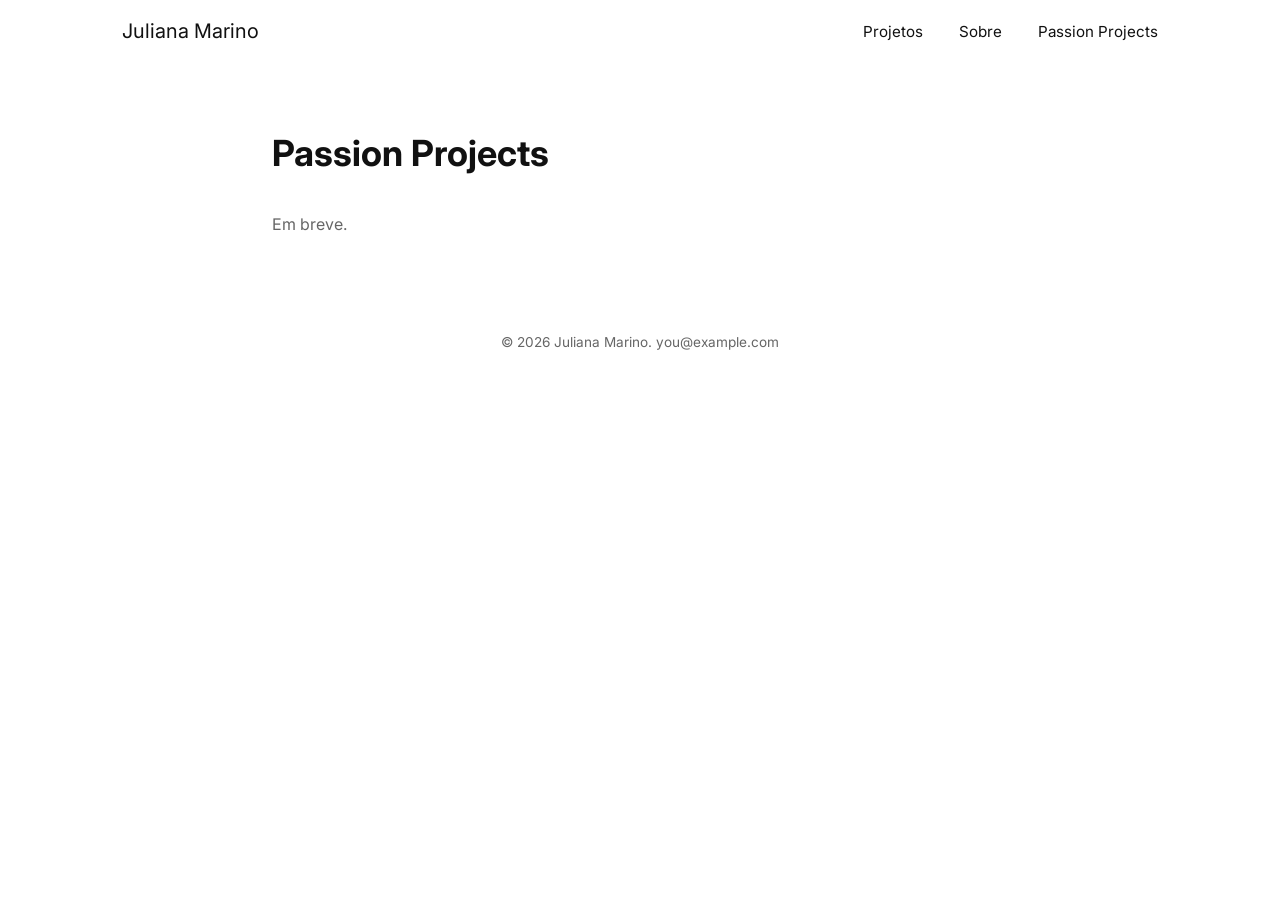
<file: passion-projects.html>
<!DOCTYPE html>
<html lang="en">
<head>
  <meta charset="UTF-8">
  <meta name="viewport" content="width=device-width, initial-scale=1.0">
  <title>Passion Projects — Juliana Marino</title>
  <meta name="description" content="Personal and passion projects by Juliana Marino.">
  <link rel="icon" type="image/png" href="images/site/favicon.png">
  <link href="https://fonts.googleapis.com/css2?family=Inter:wght@400;500;600&family=Geist+Pixel&display=swap" rel="stylesheet">
  <link rel="stylesheet" href="css/style.css">
</head>
<body>

  <header class="site-header">
    <a href="index.html" class="logo">Juliana Marino</a>
    <nav>
      <a href="index.html">Projetos</a>
      <a href="about.html">Sobre</a>
      <a href="passion-projects.html">Passion Projects</a>
    </nav>
  </header>

  <main class="project-page">
  <h1>Passion Projects</h1>
    <!--
      No passion projects yet. Follow the same pattern as index.html and the
      work/ pages when you're ready to add one:
      <div class="work-grid">
        <a href="work/your-slug.html" class="work-item">
          <img src="images/work/your-slug/thumbnail.jpg" alt="...">
          <p class="work-title">Title</p>
          <p class="work-category">Category</p>
        </a>
      </div>
    -->
    <p style="color: var(--color-text-muted); margin-top: var(--space-lg);">Em breve.</p>
  </main>

  <footer class="site-footer">
    <p>&copy; 2026 Juliana Marino. <a href="mailto:you@example.com">you@example.com</a></p>
  </footer>

  <script src="js/script.js"></script>
</body>
</html>
</file>
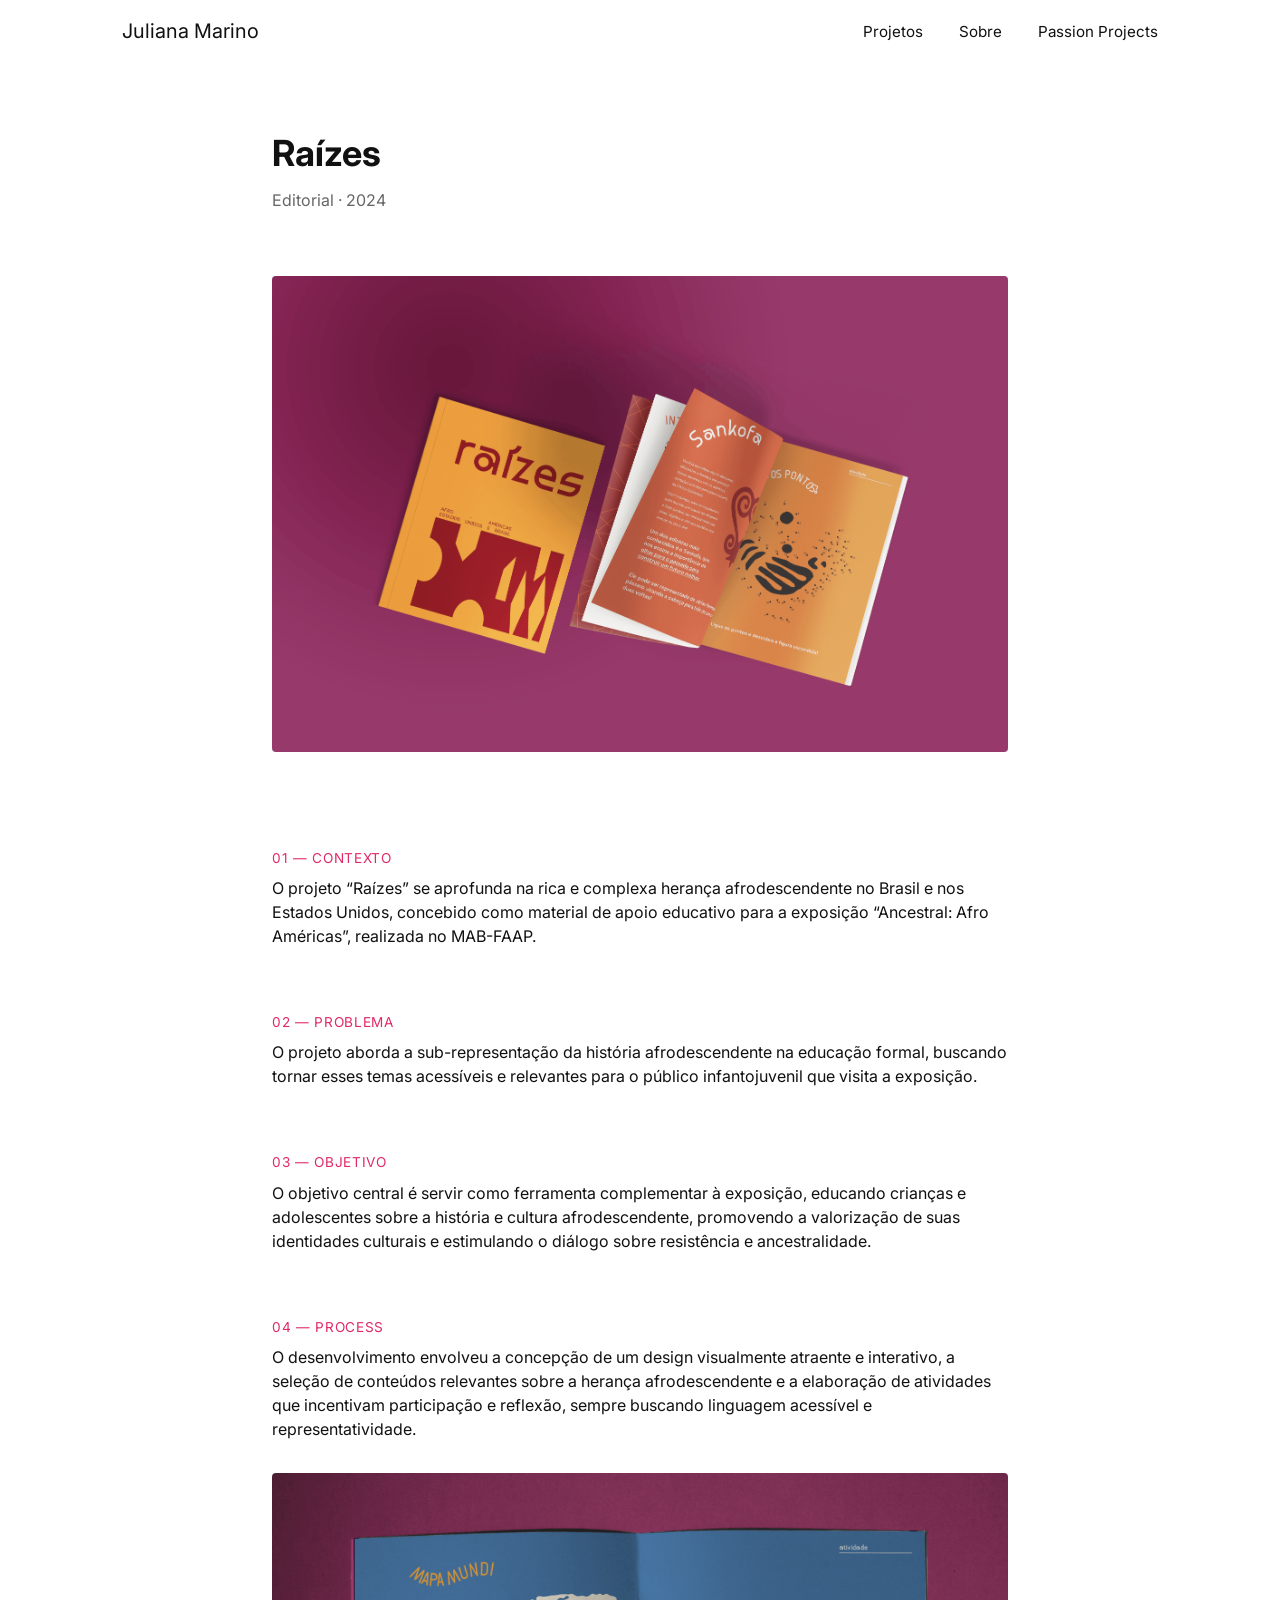
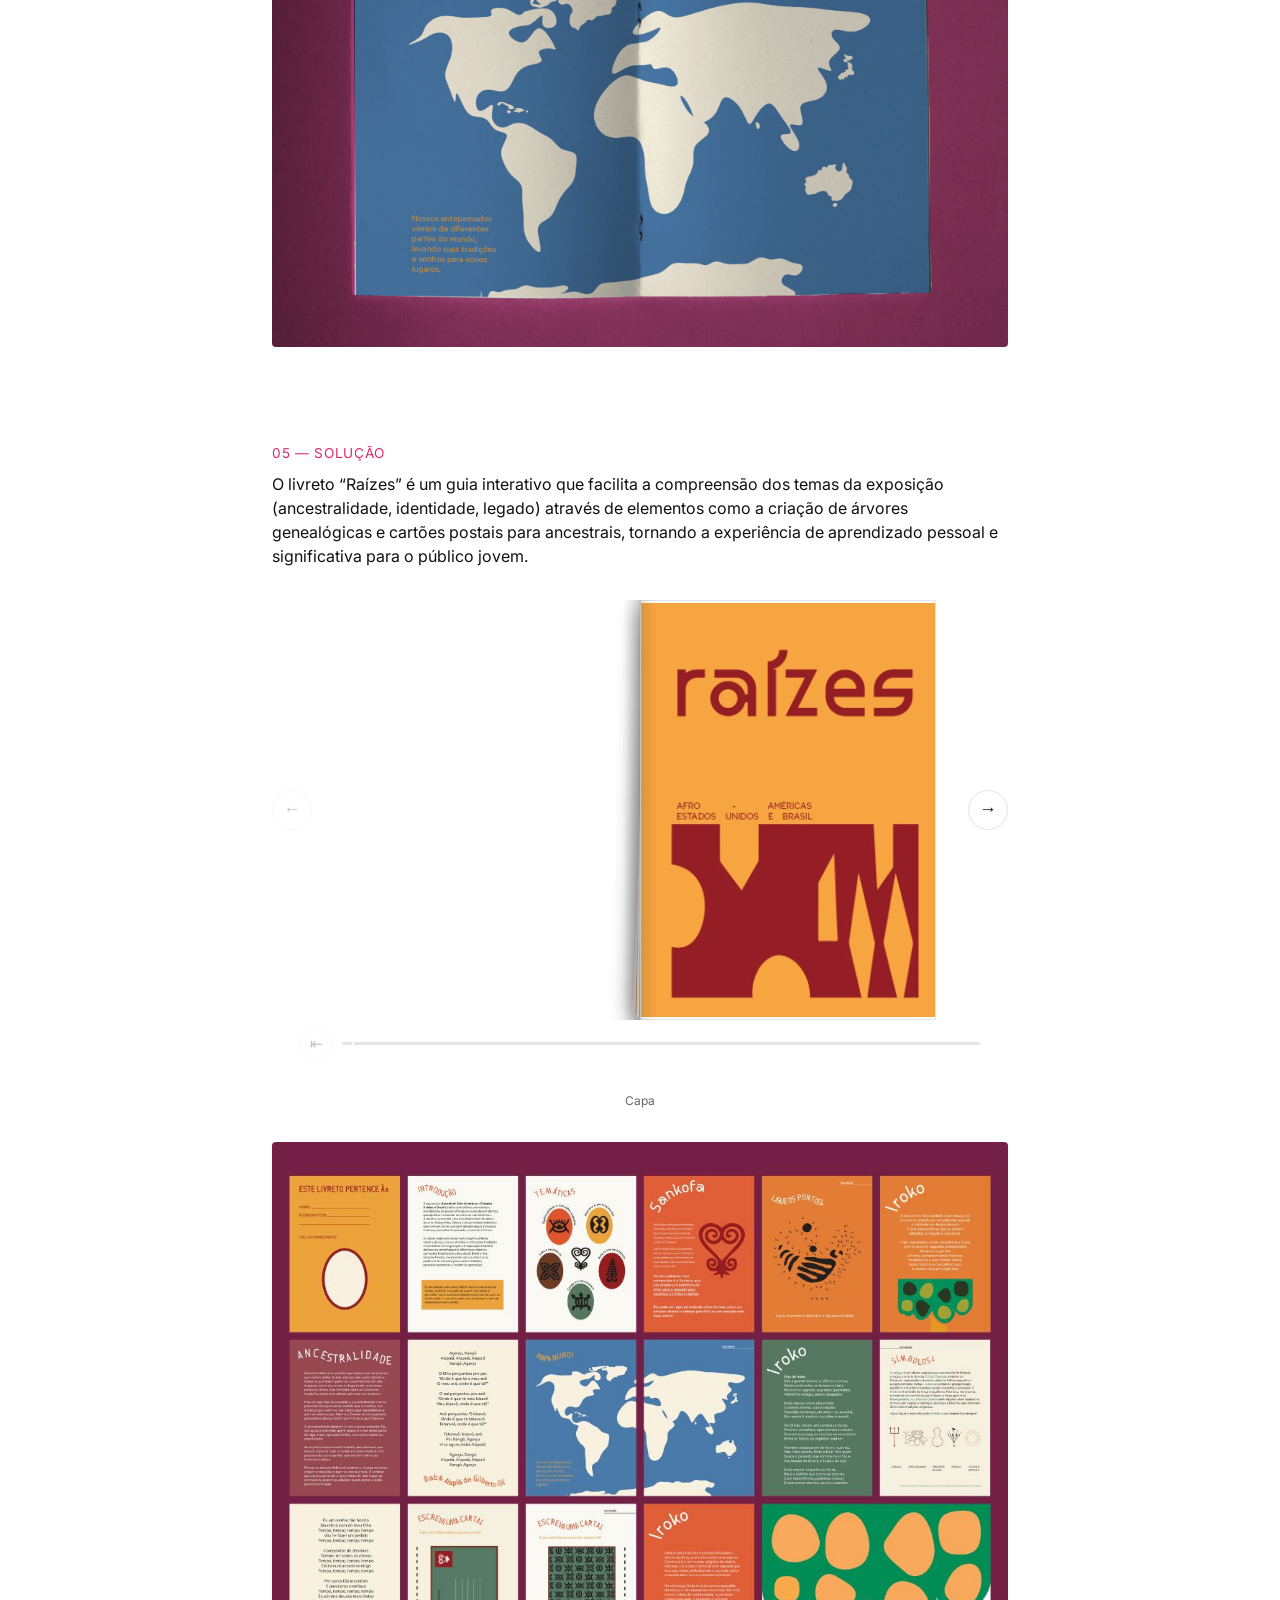
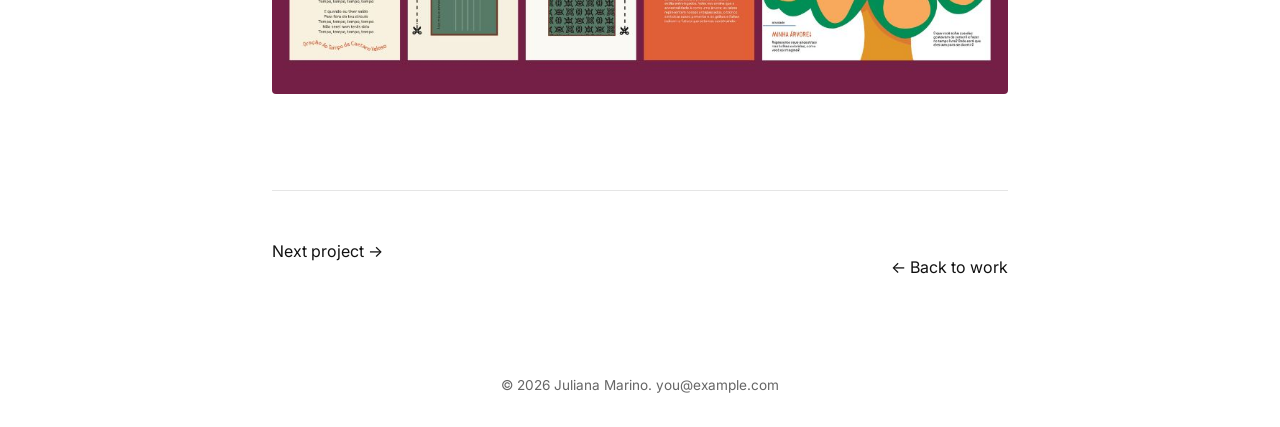
<file: work/raizes.html>
<!DOCTYPE html>
<html lang="en">
<head>
  <meta charset="UTF-8">
  <meta name="viewport" content="width=device-width, initial-scale=1.0">
  <title>Raízes — Juliana Marino</title>
  <meta name="description" content="Case study: Raízes.">
  <link rel="icon" type="image/png" href="../images/site/favicon.png">
  <link href="https://fonts.googleapis.com/css2?family=Inter:wght@400;500;600&family=Geist+Pixel&display=swap" rel="stylesheet">
  <link rel="stylesheet" href="../css/style.css">
</head>
<body>

  <header class="site-header">
    <a href="../index.html" class="logo">Juliana Marino</a>
    <nav>
      <a href="../index.html">Projetos</a>
      <a href="../about.html">Sobre</a>
      <a href="../passion-projects.html">Passion Projects</a>
    </nav>
  </header>

  <main class="project-page">

    <h1>Raízes</h1>
    <p class="project-meta">Editorial &middot; 2024</p>

    <div class="image-wrap">
      <img src="../images/work/raizes/hero_raizes.png" alt="Raízes hero image">
    </div>

    <section id="context" class="case-study-section">
      <p class="section-label">01 — contexto</p>
      <p>O projeto “Raízes” se aprofunda na rica e complexa herança afrodescendente no Brasil e nos Estados Unidos, concebido como material de apoio educativo para a exposição “Ancestral: Afro Américas”, realizada no MAB-FAAP.</p>
    </section>

    <section id="problem" class="case-study-section">
      <p class="section-label">02 — problema</p>
      <p>O projeto aborda a sub-representação da história afrodescendente na educação formal, buscando tornar esses temas acessíveis e relevantes para o público infantojuvenil que visita a exposição.</p>
    </section>

    <section id="goal" class="case-study-section">
      <p class="section-label">03 — objetivo</p>
      <p>O objetivo central é servir como ferramenta complementar à exposição, educando crianças e adolescentes sobre a história e cultura afrodescendente, promovendo a valorização de suas identidades culturais e estimulando o diálogo sobre resistência e ancestralidade.</p>
    </section>

    <section id="process" class="case-study-section">
      <p class="section-label">04 — process</p>
      <p>O desenvolvimento envolveu a concepção de um design visualmente atraente e interativo, a seleção de conteúdos relevantes sobre a herança afrodescendente e a elaboração de atividades que incentivam participação e reflexão, sempre buscando linguagem acessível e representatividade.</p>

      <!-- Add process-step blocks here as you flesh out the case study, e.g.:
      <div class="process-step">
        <p class="process-step-number">01 · Step name</p>
        <p>What the decision was and why you made it.</p>
      </div>
      -->

      <div class="image-wrap">
        <img src="../images/work/raizes/raizes-color.gif" alt="Raízes process detail">
      </div>
    </section>

    <section id="solution" class="case-study-section">
      <p class="section-label">05 — solução</p>
      <p>O livreto “Raízes” é um guia interativo que facilita a compreensão dos temas da exposição (ancestralidade, identidade, legado) através de elementos como a criação de árvores genealógicas e cartões postais para ancestrais, tornando a experiência de aprendizado pessoal e significativa para o público jovem.</p>

      <div class="book-viewer" data-book="raizes"></div>
      <p class="book-progress" data-progress></p>

      <div class="image-wrap">
        <img src="../images/work/raizes/raizespaginas.webp" 
        alt="Raízes final solution">
      </div>
    </section>

    <div class="project-nav">
      <a href="sinalizacao-mam.html" class="next-project">Next project &rarr;</a>
      <a href="../index.html" class="back-link">&larr; Back to work</a>
    </div>

  </main>

  <footer class="site-footer">
    <p>&copy; 2026 Juliana Marino. <a href="mailto:you@example.com">you@example.com</a></p>
  </footer>

  <script src="../js/script.js"></script>
</body>
</html>
</file>
<file: css/style.css>
/* ============================================
   FONTS
   Inter loaded from Google Fonts (see <head> link).
   Abordage self-hosted — add the font file to /fonts (see fonts/README.txt)
   ============================================ */

/* ============================================
   DESIGN TOKENS
   Change these once and the whole site updates.
   --color-accent is a PLACEHOLDER — swap for your real accent once decided.
   ============================================ */
:root {
  --color-bg: #ffffff;
  --color-text: #111111;
  --color-text-muted: #666666;
  --color-border: #e5e5e5;
  --color-accent: hsl(340, 75%, 52%); /* placeholder — swap this */

  --font-sans: 'Inter', system-ui, -apple-system, "Segoe UI", sans-serif;
  --font-display: 'Geist Pixel', var(--font-sans);

  --max-width: 1100px;
  --space-sm: 0.5rem;
  --space-md: 1rem;
  --space-lg: 2rem;
  --space-xl: 4rem;
}

/* ---- Reset ---- */
* { box-sizing: border-box; margin: 0; padding: 0; }

body {
  font-family: var(--font-sans);
  color: var(--color-text);
  background: var(--color-bg);
  line-height: 1.5;
}

img { max-width: 100%; display: block; }
a { color: inherit; text-decoration: none; }

.sr-only {
  position: absolute;
  width: 1px; height: 1px;
  overflow: hidden;
  clip: rect(0 0 0 0);
}

/* ---- Header / nav ---- */
.site-header {
  display: flex;
  justify-content: space-between;
  align-items: center;
  padding: var(--space-md) var(--space-lg);
  max-width: var(--max-width);
  margin: 0 auto;
}

.site-header .logo {
  font-family: var(--font-display);
  font-size: 1.25rem;
}

.site-header nav a {
  margin-left: var(--space-lg);
  font-size: 0.95rem;
}

.site-header nav a:hover {
  color: var(--color-accent);
}

/* ---- Work grid (homepage / passion projects) ---- */
.work-grid {
  display: grid;
  grid-template-columns: repeat(2, 1fr);
  gap: var(--space-lg);
  max-width: var(--max-width);
  margin: var(--space-xl) auto;
  padding: 0 var(--space-lg);
}

@media (min-width: 900px) {
  .work-grid {
    grid-template-columns: repeat(2, 1fr); /* even 2-col grid, per the concept sketch — change to 3 if you prefer a denser grid */
  }
}

.work-item img {
  aspect-ratio: 4 / 3;
  object-fit: cover;
  border-radius: 4px;
  transition: opacity 0.2s ease;
}

.work-item:hover img {
  opacity: 0.85;
}

.work-item .work-title {
  font-family: var(--font-display);
  font-size: 1.15rem;
  margin-top: var(--space-sm);
}

.work-item .work-category {
  font-size: 0.7rem;
  letter-spacing: 0.06em;
  text-transform: uppercase;
  color: var(--color-accent);
  margin-top: 2px;
}

/* ---- About page ---- */
.about-page {
}

.about-page h1 {
  font-family: var(--font-display);
  font-size: 2rem;
  margin-bottom: var(--space-lg);
}

.profile-photo {
  border-radius: 8px;
  margin-bottom: var(--space-lg);
}

.contact-links {
  list-style: none;
  margin-top: var(--space-lg);
}

.contact-links li {
  margin-bottom: var(--space-sm);
}

/* ---- Project case study page ---- */
.project-page {
  max-width: 800px;
  margin: var(--space-xl) auto;
  padding: 0 var(--space-lg);
}

.project-page h1 {
  font-family: var(--font-display);
  font-size: 2.25rem;
  margin-bottom: var(--space-sm);
}

.project-meta {
  color: var(--color-text-muted);
  margin-bottom: var(--space-lg);
}

.project-page img,
.project-page video {
  margin: var(--space-lg) 0;
  border-radius: 4px;
}

.back-link {
  display: inline-block;
  margin-top: var(--space-lg);
}

.back-link:hover {
  color: var(--color-accent);
}

/* ---- Case study section nav ---- */
.case-study-nav {
  display: flex;
  flex-wrap: wrap;
  gap: var(--space-lg);
  margin: var(--space-lg) 0;
  padding: var(--space-md) 0;
  border-top: 1px solid var(--color-border);
  border-bottom: 1px solid var(--color-border);
}

.case-study-nav a {
  font-size: 0.9rem;
  color: var(--color-text-muted);
}

.case-study-nav a:hover {
  color: var(--color-accent);
}

/* ---- Case study sections ---- */
.case-study-section {
  margin: var(--space-xl) 0;
  scroll-margin-top: var(--space-lg);
}

.section-label {
  font-size: 0.85rem;
  color: var(--color-accent);
  text-transform: uppercase;
  letter-spacing: 0.05em;
  margin-bottom: var(--space-sm);
}

.case-study-section h2 {
  font-family: var(--font-display);
  font-size: 1.5rem;
  margin-bottom: var(--space-md);
}

.process-step {
  margin: var(--space-md) 0;
  padding-left: var(--space-md);
  border-left: 2px solid var(--color-border);
}

.process-step-number {
  font-weight: 600;
  margin-bottom: var(--space-sm);
}

/* ---- Hover-reveal image caption ---- */
.image-wrap {
  position: relative;
  overflow: hidden;
  border-radius: 4px;
}

.image-wrap .caption {
  position: absolute;
  inset: 0;
  display: flex;
  align-items: center;
  justify-content: center;
  text-align: center;
  padding: var(--space-md);
  background: rgba(0, 0, 0, 0.55);
  color: #ffffff;
  font-size: 0.9rem;
  opacity: 0;
  transition: opacity 0.25s ease;
}

.image-wrap:hover .caption {
  opacity: 1;
}

/* ---- Scroll-triggered reveal ---- */
.reveal-box {
  opacity: 0;
  transform: translateY(16px);
  transition: opacity 0.6s ease, transform 0.6s ease;
}

.reveal-box.visible {
  opacity: 1;
  transform: translateY(0);
}

/* ---- Metrics / impact ---- */
.metrics-grid {
  display: grid;
  grid-template-columns: repeat(auto-fit, minmax(140px, 1fr));
  gap: var(--space-lg);
  margin-top: var(--space-md);
}

.metric-number {
  font-family: var(--font-display);
  font-size: 2rem;
}

.metric-label {
  color: var(--color-text-muted);
  font-size: 0.9rem;
}

/* ---- Project footer nav ---- */
.project-nav {
  display: flex;
  justify-content: space-between;
  align-items: center;
  margin-top: var(--space-xl);
  padding-top: var(--space-lg);
  border-top: 1px solid var(--color-border);
}

.project-nav a:hover {
  color: var(--color-accent);
}

/* ---- Footer ---- */
.site-footer {
  text-align: center;
  padding: var(--space-lg);
  color: var(--color-text-muted);
  font-size: 0.85rem;
}

.site-footer a:hover {
  color: var(--color-accent);
}

/* ---- Responsive ---- */
@media (max-width: 600px) {
  .site-header {
    flex-direction: column;
    align-items: flex-start;
    gap: var(--space-sm);
  }

  .site-header nav a {
    margin-left: 0;
    margin-right: var(--space-md);
  }

  .work-grid {
    grid-template-columns: 1fr;
  }
}
/* ==================================================
   Book flip viewer
   ================================================== */

.book-viewer {
  --book-accent: var(--color-accent);

  /* Customization hooks — set these from JS per book (see bookConfigs in
     js/script.js) to override without touching this stylesheet. Each
     falls back to --book-accent if left unset. */
  --book-nav-hover: var(--book-accent);   /* arrow + close-button hover color */
  --book-thumb-color: var(--book-accent); /* slider dragger background color */
  --book-thumb-image: none;               /* slider dragger image, e.g. url('...png') */
  --book-thumb-size: 14px;                /* slider dragger diameter */
  --book-thumb-radius: 50%;               /* 50% = circle, 0 = square, etc. */

  position: relative;
  display: flex;
  flex-direction: column;
  align-items: center;
  gap: var(--space-sm);
  max-width: 820px;
  margin: var(--space-lg) auto;
}

.book-row {
  display: flex;
  align-items: center;
  justify-content: center;
  gap: clamp(0.5rem, 2.5vw, 2rem);
  width: 100%;
}

.book-nav {
  flex: 0 0 auto;
  width: 40px;
  height: 40px;
  border-radius: 50%;
  border: 1px solid var(--color-border);
  background: var(--color-bg);
  color: var(--color-text);
  font-size: 1.1rem;
  cursor: pointer;
  display: flex;
  align-items: center;
  justify-content: center;
  transition:
    border-color 0.15s ease,
    color 0.15s ease,
    transform 0.1s ease;
}

.book-nav:hover:not(:disabled) {
  border-color: var(--book-nav-hover);
  color: var(--book-nav-hover);
}

.book-nav:active:not(:disabled) {
  transform: scale(0.94);
}

.book-nav:disabled {
  opacity: 0.25;
  cursor: default;
}

.book-stage {
  position: relative;
  width: min(680px, 82vw);
  aspect-ratio: 296 / 210;
  perspective: 2800px;
  flex: 1 1 auto;
  overflow: hidden;
}

.book-stage::before {
  content: '';
  position: absolute;
  top: 0%;
  bottom: 0%;
  left: 50%;
  width: 34px;
  margin-left: -17px;
  background: linear-gradient(
    90deg,
    transparent,
    rgba(0, 0, 0, 0.10) 46%,
    rgba(0, 0, 0, 0.16) 50%,
    rgba(0, 0, 0, 0.10) 54%,
    transparent
  );
  pointer-events: none;
  z-index: 500;
}

.book-leaf {
  position: absolute;
  top: 0;
  left: 50%;
  width: 50%;
  height: 100%;
  transform-style: preserve-3d;
  will-change: transform;
}

.book-leaf-inner {
  position: absolute;
  inset: 0;
  transform-style: preserve-3d;
  transition: transform 0.7s cubic-bezier(0.4, 0.1, 0.2, 1);
  transform-origin: left center;
}

.book-face {
  position: absolute;
  inset: 0;
  backface-visibility: hidden;
  overflow: hidden;
  background: var(--color-bg);
  box-shadow: 0 8px 24px rgba(0, 0, 0, 0.14);
}

.book-face.front {
  border-radius: 3px 10px 10px 3px;
  border: 1px solid var(--color-border);
}

.book-face.back {
  transform: rotateY(180deg);
  border-radius: 10px 3px 3px 10px;
  border: 1px solid var(--color-border);
}

.book-face img {
  display: block;
  width: 100%;
  height: 100%;
  object-fit: contain !important;
  object-position: center center;
  background: #ffffff;
}


/* Raízes faces 9, 10, 11, and 12 use this class. */
.book-face.book-face-transparent {
  background: rgba(255, 255, 255, 0.55);
}

.book-face.book-face-transparent img {
  opacity: 0.55;
}

.page-placeholder {
  width: 100%;
  height: 100%;
  display: flex;
  flex-direction: column;
  align-items: center;
  justify-content: center;
  gap: 0.4rem;
  padding: 1rem;
  text-align: center;
  background: color-mix(
    in srgb,
    var(--book-accent) 7%,
    var(--color-bg)
  );
  border: 1px dashed color-mix(
    in srgb,
    var(--book-accent) 45%,
    var(--color-border)
  );
}

.page-placeholder .ph-icon {
  font-size: 1.6rem;
  opacity: 0.55;
}

.page-placeholder .ph-label {
  font-size: 0.72rem;
  color: var(--color-text);
  font-weight: 500;
}

.page-placeholder .ph-hint {
  font-size: 0.62rem;
  color: var(--color-text-muted);
  font-family: ui-monospace, SFMono-Regular, Menlo, monospace;
}

.book-progress {
  text-align: center;
  font-size: 0.75rem;
  color: var(--color-text-muted);
  letter-spacing: 0.02em;
}

/* ---- Page control: close-to-cover button + scrubber slider ---- */
.book-scrubber {
  display: flex;
  align-items: center;
  gap: var(--space-sm);
  width: min(680px, 82vw);
}

.book-close {
  flex: 0 0 auto;
  width: 32px;
  height: 32px;
  border-radius: 50%;
  border: 1px solid var(--color-border);
  background: var(--color-bg);
  color: var(--color-text);
  font-size: 0.95rem;
  line-height: 1;
  cursor: pointer;
  display: flex;
  align-items: center;
  justify-content: center;
  transition:
    border-color 0.15s ease,
    color 0.15s ease,
    transform 0.1s ease;
}

.book-close:hover:not(:disabled) {
  border-color: var(--book-nav-hover);
  color: var(--book-nav-hover);
}

.book-close:active:not(:disabled) {
  transform: scale(0.94);
}

.book-close:disabled {
  opacity: 0.25;
  cursor: default;
}

.book-slider {
  flex: 1 1 auto;
  appearance: none;
  -webkit-appearance: none;
  height: 3px;
  border-radius: 2px;
  background: var(--color-border);
  outline: none;
  cursor: pointer;
}

.book-slider::-webkit-slider-thumb {
  -webkit-appearance: none;
  width: var(--book-thumb-size);
  height: var(--book-thumb-size);
  border-radius: var(--book-thumb-radius);
  background-color: var(--book-thumb-color);
  background-image: var(--book-thumb-image);
  background-size: cover;
  background-position: center;
  background-repeat: no-repeat;
  border: 2px solid var(--color-bg);
  box-shadow: 0 0 0 1px var(--book-thumb-color);
  cursor: pointer;
}

.book-slider::-moz-range-track {
  height: 3px;
  border-radius: 2px;
  background: var(--color-border);
}

.book-slider::-moz-range-thumb {
  width: var(--book-thumb-size);
  height: var(--book-thumb-size);
  border-radius: var(--book-thumb-radius);
  background-color: var(--book-thumb-color);
  background-image: var(--book-thumb-image);
  background-size: cover;
  background-position: center;
  background-repeat: no-repeat;
  border: 2px solid var(--color-bg);
  box-shadow: 0 0 0 1px var(--book-thumb-color);
  cursor: pointer;
}

@media (max-width: 560px) {
  .book-row {
    gap: 0.4rem;
  }

  .book-nav {
    width: 32px;
    height: 32px;
    font-size: 0.95rem;
  }

  .book-close {
    width: 28px;
    height: 28px;
    font-size: 0.8rem;
  }

  .page-placeholder .ph-hint {
    display: none;
  }
}
/* ---- Fix book images inside project pages ---- */

.project-page .book-face {
  position: absolute;
  inset: 0;
  overflow: hidden;
  background:transparent;
  border: 1px solid var(--color-border) !important;
  border-radius: 0 !important;
}

.project-page .book-face img {
  display: block;
  width: 100%;
  height: 100%;
  max-width: none;
  margin: 0 !important;
  padding: 0 !important;
  border: 0 !important;
  border-radius: 0 !important;
  object-fit: contain !important;
  object-position: center center;
}
</file>
